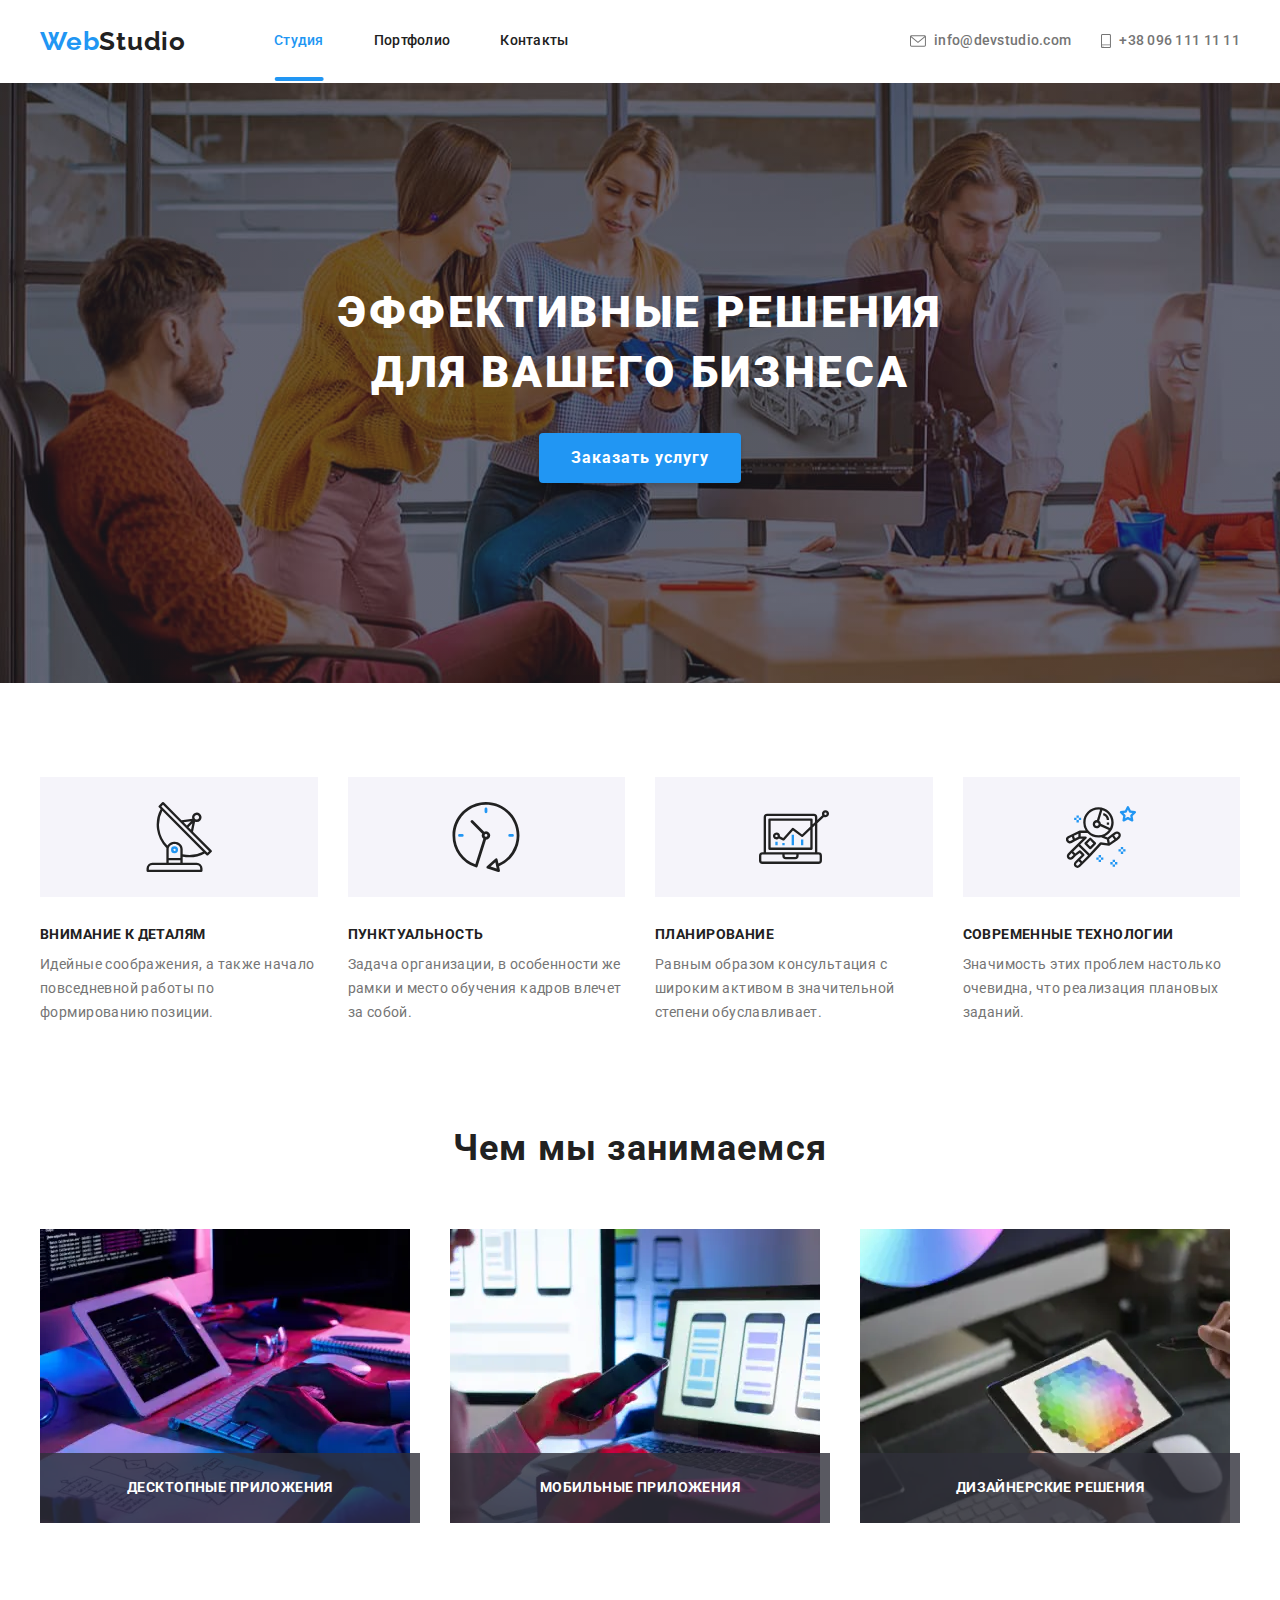
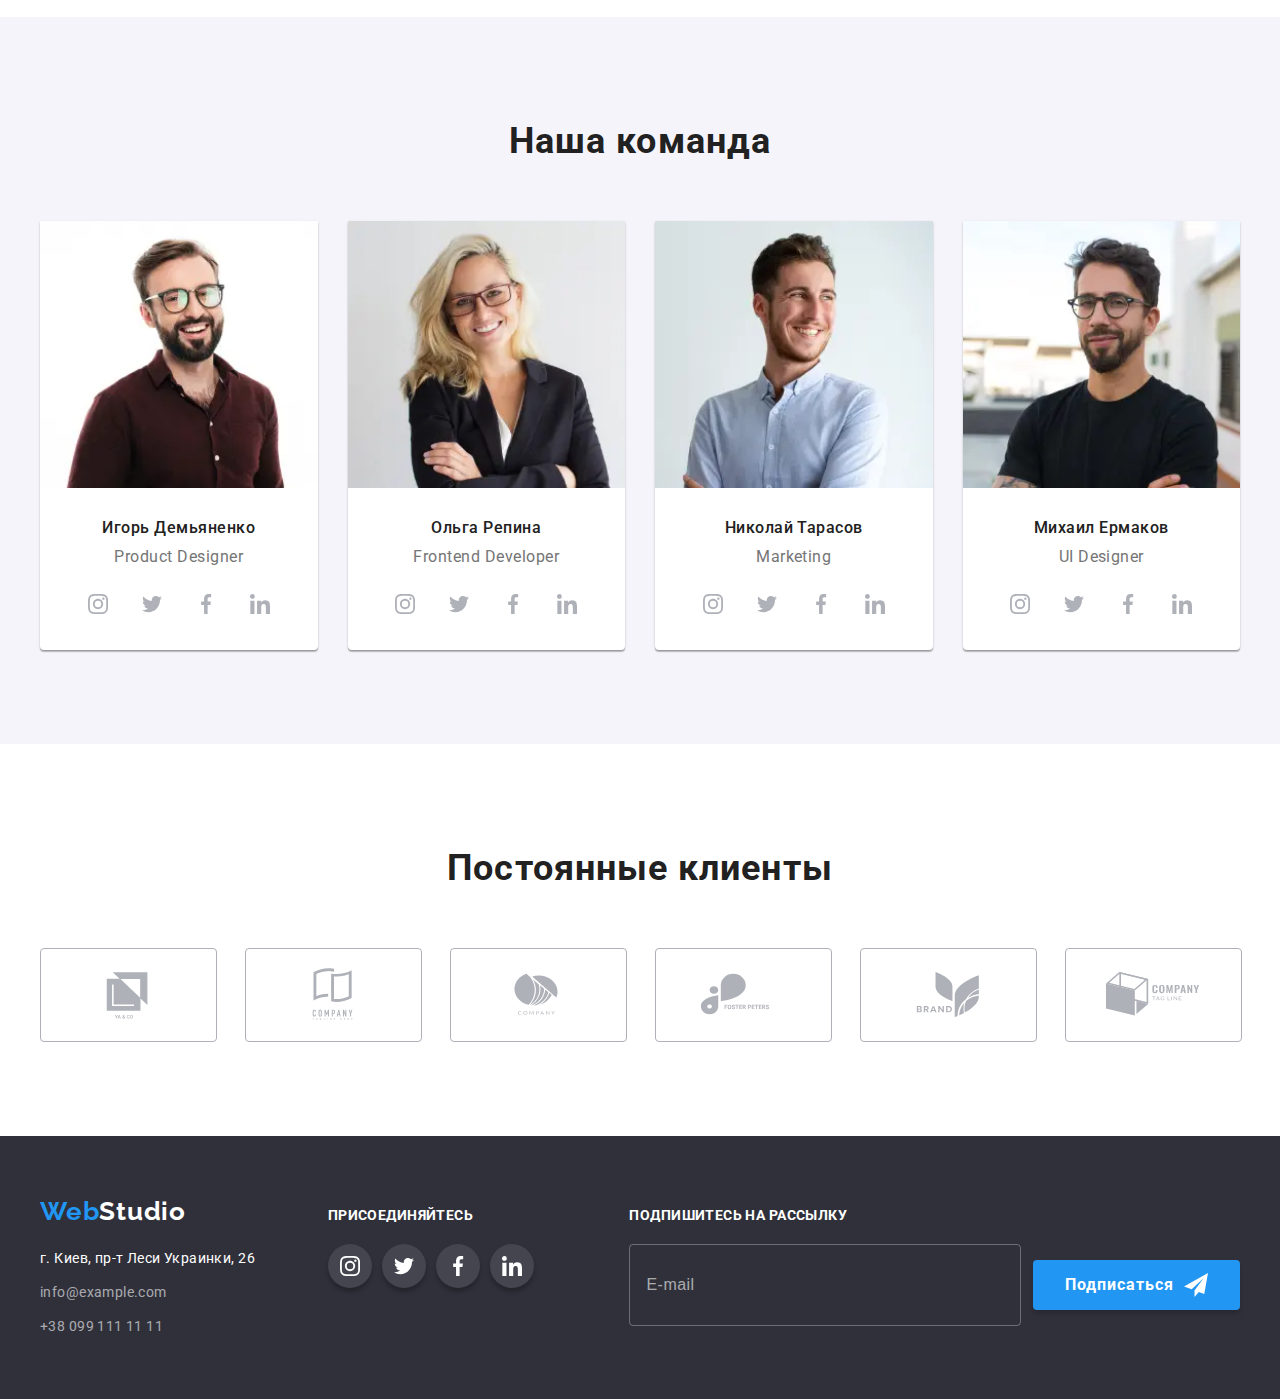
<file: index.html>
<!DOCTYPE html>
<html lang="ru">
  <head>
    <meta charset="UTF-8" />
    <meta http-equiv="X-UA-Compatible" content="IE=edge" />
    <meta name="viewport" content="width=device-width, initial-scale=1.0" />
    <title>Студия</title>
    <link rel="preconnect" href="https://fonts.googleapis.com" />
    <link rel="preconnect" href="https://fonts.gstatic.com" crossorigin />
    <link
      href="https://fonts.googleapis.com/css2?family=Raleway:wght@700&family=Roboto:wght@400;500;700;900&display=swap"
      rel="stylesheet"
    />
    <link
      rel="stylesheet"
      href="https://cdnjs.cloudflare.com/ajax/libs/modern-normalize/1.1.0/modern-normalize.min.css"
      integrity="sha512-wpPYUAdjBVSE4KJnH1VR1HeZfpl1ub8YT/NKx4PuQ5NmX2tKuGu6U/JRp5y+Y8XG2tV+wKQpNHVUX03MfMFn9Q=="
      crossorigin="anonymous"
      referrerpolicy="no-referrer"
    />
    <link rel="stylesheet" href="./css/main.min.css" />
  </head>
  <body>
    <header class="page-header page-header--no-border">
      <div class="container page-header__container">
        <a class="logo link" href="./index.html"
          >Web<span class="page-header__logo">Studio</span></a
        >
        <nav class="navigation">
          <ul class="menu list">
            <li class="menu__item">
              <a class="menu__link link menu__link--current" href="">Студия</a>
            </li>
            <li class="menu__item">
              <a class="menu__link link" href="./portfolio.html">Портфолио</a>
            </li>
            <li class="menu__item">
              <a class="menu__link link" href="">Контакты</a>
            </li>
          </ul>
        </nav>

        <button class="menu-mobile-btn" data-menu-open>
          <svg class="menu-mobile-btn__icon" width="40" height="40">
            <use href="images/sprite.svg#icon-burger"></use>
          </svg>
        </button>

        <div class="mobile-menu" data-menu>
          <div class="container mobile-container">
            <button class="menu-mobile-close-btn" data-menu-close>
              <svg class="menu-mobile-close-btn__icon" width="40" height="40">
                <use href="images/sprite.svg#icon-close"></use>
              </svg>
            </button>
            <nav class="mobile-nav">
              <ul class="mobile-menu__list list">
                <li class="mobile-menu__item">
                  <a
                    class="mobile-menu__link link mobile-menu__link--current"
                    href=""
                    >Студия</a
                  >
                </li>
                <li class="mobile-menu__item">
                  <a class="mobile-menu__link link" href="./portfolio.html"
                    >Портфолио</a
                  >
                </li>
                <li class="mobile-menu__item">
                  <a class="mobile-menu__link link" href="">Контакты</a>
                </li>
              </ul>
            </nav>

            <div class="mobile-menu__wrapper">
              <ul class="mobile-contacts list">
                <li class="mobile-contacts__item">
                  <a
                    class="mobile-contacts__phone-link link"
                    href="tel:+380961111111"
                  >
                    +38 096 111 11 11
                  </a>
                </li>
                <li class="mobile-contacts__item">
                  <a
                    class="mobile-contacts__mail-link link"
                    href="mailto:info@devstudio.com"
                  >
                    info@devstudio.com</a
                  >
                </li>
              </ul>
              <ul class="mobile-socials list">
                <li class="mobile-socials__item">
                  <a class="mobile-socials__link link" href="">Instagram</a>
                </li>
                <li class="mobile-socials__item">
                  <a class="mobile-socials__link link" href="">Twitter</a>
                </li>
                <li class="mobile-socials__item">
                  <a class="mobile-socials__link link" href="">Facebook</a>
                </li>
                <li class="mobile-socials__item">
                  <a class="mobile-socials__link link" href="">LinkedIn</a>
                </li>
              </ul>
            </div>
          </div>
        </div>

        <ul class="page-header__contacts list">
          <li class="page-header__contacts-item">
            <a
              class="page-header__contacts-link link"
              href="mailto:info@devstudio.com"
            >
              <svg class="page-header__contacts-icon" width="16" height="12">
                <use href="images/sprite.svg#icon-envelope"></use>
              </svg>
              info@devstudio.com</a
            >
          </li>
          <li class="page-header__contacts-item">
            <a class="page-header__contacts-link link" href="tel:+380961111111">
              <svg class="page-header__contacts-icon" width="10" height="16">
                <use href="images/sprite.svg#icon-smartphone"></use>
              </svg>
              +38 096 111 11 11
            </a>
          </li>
        </ul>
      </div>
    </header>
    <main>
      <!-- Секция Герой -->
      <section class="hero-page">
        <div class="hero-page__container">
          <h1 class="hero-page__title title">
            Эффективные решения для вашего бизнеса
          </h1>
          <button class="modal-btn" data-modal-open>Заказать услугу</button>
        </div>
      </section>
      <!-- О нас -->
      <section class="about-us section">
        <div class="container">
          <h2 class="title visually-hidden">О нас</h2>
          <ul class="about-us__list list">
            <li class="about-us__item item">
              <div class="about-us__icon-container">
                <svg class="about-us__icon" width="70" height="70">
                  <use href="./images/sprite.svg#icon-antenna"></use>
                </svg>
              </div>
              <h3 class="about-us__suptitle subtitile">Внимание к деталям</h3>
              <p class="about-us__section-description">
                Идейные соображения, а также начало повседневной работы по
                формированию позиции.
              </p>
            </li>
            <li class="about-us__item item">
              <div class="about-us__icon-container">
                <svg class="about-us__icon" width="70" height="70">
                  <use href="./images/sprite.svg#icon-clock"></use>
                </svg>
              </div>
              <h3 class="about-us__suptitle subtitile">Пунктуальность</h3>
              <p class="about-us__section-description">
                Задача организации, в особенности же рамки и место обучения
                кадров влечет за собой.
              </p>
            </li>
            <li class="about-us__item item">
              <div class="about-us__icon-container">
                <svg class="about-us__icon" width="70" height="70">
                  <use href="./images/sprite.svg#icon-diagram"></use>
                </svg>
              </div>
              <h3 class="about-us__suptitle subtitile">Планирование</h3>
              <p class="about-us__section-description">
                Равным образом консультация с широким активом в значительной
                степени обуславливает.
              </p>
            </li>
            <li class="about-us__item item">
              <div class="about-us__icon-container">
                <svg class="about-us__icon" width="70" height="70">
                  <use href="./images/sprite.svg#icon-astronaut"></use>
                </svg>
              </div>
              <h3 class="about-us__suptitle subtitile">
                Современные технологии
              </h3>
              <p class="about-us__section-description">
                Значимость этих проблем настолько очевидна, что реализация
                плановых заданий.
              </p>
            </li>
          </ul>
        </div>
      </section>
      <!-- Чем мы занимаемся -->
      <section class="services section">
        <div class="container">
          <h2 class="title">Чем мы занимаемся</h2>
          <ul class="services__list list">
            <li class="services__item item">
              <picture class="services__image">
                <source
                  srcset="
                    ./images/services/box-1-desk.webp 1x,
                    ./images/services/box-1-desk@2x.webp 2x
                  "
                  media="(min-width: 1200px)"
                  type="image/webp"
                />
                <source
                  srcset="
                    ./images/services/box-1-desk.jpg 1x,
                    ./images/services/box-1-desk.jpg 2x
                  "
                  media="(min-width: 1200px)"
                />
                <img
                  src="./images/services/box-1.jpg"
                  alt="Картинка 1"
                  width="370"
                />
              </picture>
              <h3 class="services__suptitile">Десктопные приложения</h3>
            </li>
            <li class="services__item item">
              <picture class="services__image">
                <source
                  srcset="
                    ./images/services/box-2-desk.webp 1x,
                    ./images/services/box-2-desk@2x.webp 2x
                  "
                  media="(min-width: 1200px)"
                  type="image/webp"
                />
                <source
                  srcset="
                    ./images/services/box-2-desk.jpg 1x,
                    ./images/services/box-2-desk.jpg 2x
                  "
                  media="(min-width: 1200px)"
                />
                <img
                  src="./images/services/box-2.jpg"
                  alt="Картинка 2"
                  width="370"
                />
              </picture>

              <h3 class="services__suptitile">Мобильные приложения</h3>
            </li>
            <li class="services__item item">
              <picture class="services__image">
                <source
                  srcset="
                    ./images/services/box-3-desk.webp 1x,
                    ./images/services/box-3-desk@2x.webp 2x
                  "
                  media="(min-width: 1200px)"
                  type="image/webp"
                />
                <source
                  srcset="
                    ./images/services/box-3-desk.jpg 1x,
                    ./images/services/box-3-desk.jpg 2x
                  "
                  media="(min-width: 1200px)"
                />
                <img
                  src="./images/services/box-3.jpg"
                  alt="Картинка 3"
                  width="370"
                />
              </picture>

              <h3 class="services__suptitile">Дизайнерские решения</h3>
            </li>
          </ul>
        </div>
      </section>
      <!-- Наша команда -->
      <section class="team section">
        <div class="container">
          <h2 class="title">Наша команда</h2>
          <ul class="team__list list">
            <li class="team__item item">
              <picture class="team__image">
                <source
                  srcset="
                    ./images/our-team/member-1-desk.webp    1x,
                    ./images/our-team/member-1-desk@2x.webp 2x
                  "
                  media="(min-width: 1200px)"
                  type="image/webp"
                />
                <source
                  srcset="
                    ./images/our-team/member-1-desk.jpg    1x,
                    ./images/our-team/member-1-desk@2x.jpg 2x
                  "
                  media="(min-width: 1200px)"
                />

                <source
                  srcset="
                    ./images/our-team/member-1-tab.webp    1x,
                    ./images/our-team/member-1-tab@2x.webp 2x
                  "
                  media="(min-width: 768px)"
                  type="image/webp"
                />
                <source
                  srcset="
                    ./images/our-team/member-1-tab.jpg    1x,
                    ./images/our-team/member-1-tab@2x.jpg 2x
                  "
                  media="(min-width: 768px)"
                />
                <source
                  srcset="
                    ./images/our-team/member-1-mob.webp    1x,
                    ./images/our-team/member-1-mob@2x.webp 2x
                  "
                  media="(max-width: 767px)"
                  type="image/webp"
                />
                <source
                  srcset="
                    ./images/our-team/member-1-mob.jpg    1x,
                    ./images/our-team/member-1-mob@2x.jpg 2x
                  "
                  media="(max-width: 767px)"
                />
                <img
                  src="./images/our-team/member-1.jpg"
                  alt="Игорь Демьяненко"
                  width="270"
                />
              </picture>
              <div class="team__description-container">
                <h3 class="team__name subtitile">Игорь Демьяненко</h3>
                <p class="team__position">Product Designer</p>
                <ul class="social-links list">
                  <li class="social-links__item">
                    <a class="social-links__link link" href="">
                      <svg class="social-links__icon" width="20" height="20">
                        <use href="images/sprite.svg#icon-instagram"></use>
                      </svg>
                    </a>
                  </li>
                  <li class="social-links__item">
                    <a class="social-links__link link" href="">
                      <svg class="social-links__icon" width="20" height="20">
                        <use href="images/sprite.svg#icon-twitter"></use>
                      </svg>
                    </a>
                  </li>
                  <li class="social-links__item">
                    <a class="social-links__link link" href="">
                      <svg class="social-links__icon" width="20" height="20">
                        <use href="images/sprite.svg#icon-facebook"></use>
                      </svg>
                    </a>
                  </li>
                  <li class="social-links__item">
                    <a class="social-links__link link" href="">
                      <svg class="social-links__icon" width="20" height="20">
                        <use href="images/sprite.svg#icon-linkedin"></use>
                      </svg>
                    </a>
                  </li>
                </ul>
              </div>
            </li>
            <li class="team__item item">
              <picture class="team__image">
                <source
                  srcset="
                    ./images/our-team/member-2-desk.webp    1x,
                    ./images/our-team/member-2-desk@2x.webp 2x
                  "
                  media="(min-width: 1200px)"
                  type="image/webp"
                />
                <source
                  srcset="
                    ./images/our-team/member-2-desk.jpg    1x,
                    ./images/our-team/member-2-desk@2x.jpg 2x
                  "
                  media="(min-width: 1200px)"
                />
                <source
                  srcset="
                    ./images/our-team/member-2-tab.webp    1x,
                    ./images/our-team/member-2-tab@2x.webp 2x
                  "
                  media="(min-width: 768px)"
                  type="image/webp"
                />
                <source
                  srcset="
                    ./images/our-team/member-2-tab.jpg    1x,
                    ./images/our-team/member-2-tab@2x.jpg 2x
                  "
                  media="(min-width: 768px)"
                />
                <source
                  srcset="
                    ./images/our-team/member-2-mob.webp    1x,
                    ./images/our-team/member-2-mob@2x.webp 2x
                  "
                  media="(max-width: 767px)"
                  type="image/webp"
                />
                <source
                  srcset="
                    ./images/our-team/member-2-mob.jpg    1x,
                    ./images/our-team/member-2-mob@2x.jpg 2x
                  "
                  media="(max-width: 767px)"
                />
                <img
                  src="./images/our-team/member-2.jpg"
                  alt="Ольга Репина"
                  width="270"
                />
              </picture>
              <div class="team__description-container">
                <h3 class="team__name subtitile">Ольга Репина</h3>
                <p class="team__position">Frontend Developer</p>
                <ul class="social-links list">
                  <li class="social-links__item">
                    <a class="social-links__link link" href="">
                      <svg class="social-links__icon" width="20" height="20">
                        <use href="images/sprite.svg#icon-instagram"></use>
                      </svg>
                    </a>
                  </li>
                  <li class="social-links__item">
                    <a class="social-links__link link" href="">
                      <svg class="social-links__icon" width="20" height="20">
                        <use href="images/sprite.svg#icon-twitter"></use>
                      </svg>
                    </a>
                  </li>
                  <li class="social-links__item">
                    <a class="social-links__link link" href="">
                      <svg class="social-links__icon" width="20" height="20">
                        <use href="images/sprite.svg#icon-facebook"></use>
                      </svg>
                    </a>
                  </li>
                  <li class="social-links__item">
                    <a class="social-links__link link" href="">
                      <svg class="social-links__icon" width="20" height="20">
                        <use href="images/sprite.svg#icon-linkedin"></use>
                      </svg>
                    </a>
                  </li>
                </ul>
              </div>
            </li>
            <li class="team__item item">
              <picture class="team__image">
                <source
                  srcset="
                    ./images/our-team/member-3-desk.webp    1x,
                    ./images/our-team/member-3-desk@2x.webp 2x
                  "
                  media="(min-width: 1200px)"
                  type="image/webp"
                />
                <source
                  srcset="
                    ./images/our-team/member-3-desk.jpg    1x,
                    ./images/our-team/member-3-desk@2x.jpg 2x
                  "
                  media="(min-width: 1200px)"
                />

                <source
                  srcset="
                    ./images/our-team/member-3-tab.webp    1x,
                    ./images/our-team/member-3-tab@2x.webp 2x
                  "
                  media="(min-width: 768px)"
                  type="image/webp"
                />
                <source
                  srcset="
                    ./images/our-team/member-3-tab.jpg    1x,
                    ./images/our-team/member-3-tab@2x.jpg 2x
                  "
                  media="(min-width: 768px)"
                />

                <source
                  srcset="
                    ./images/our-team/member-3-mob.webp    1x,
                    ./images/our-team/member-3-mob@2x.webp 2x
                  "
                  media="(max-width: 767px)"
                  type="image/webp"
                />
                <source
                  srcset="
                    ./images/our-team/member-3-mob.jpg    1x,
                    ./images/our-team/member-3-mob@2x.jpg 2x
                  "
                  media="(max-width: 767px)"
                />
                <img
                  src="./images/our-team/member-3.jpg"
                  alt="Николай Тарасов"
                  width="270"
                />
              </picture>
              <div class="team__description-container">
                <h3 class="team__name subtitile">Николай Тарасов</h3>
                <p class="team__position">Marketing</p>
                <ul class="social-links list">
                  <li class="social-links__item">
                    <a class="social-links__link link" href="">
                      <svg class="social-links__icon" width="20" height="20">
                        <use href="images/sprite.svg#icon-instagram"></use>
                      </svg>
                    </a>
                  </li>
                  <li class="social-links__item">
                    <a class="social-links__link link" href="">
                      <svg class="social-links__icon" width="20" height="20">
                        <use href="images/sprite.svg#icon-twitter"></use>
                      </svg>
                    </a>
                  </li>
                  <li class="social-links__item">
                    <a class="social-links__link link" href="">
                      <svg class="social-links__icon" width="20" height="20">
                        <use href="images/sprite.svg#icon-facebook"></use>
                      </svg>
                    </a>
                  </li>
                  <li class="social-links__item">
                    <a class="social-links__link link" href="">
                      <svg class="social-links__icon" width="20" height="20">
                        <use href="images/sprite.svg#icon-linkedin"></use>
                      </svg>
                    </a>
                  </li>
                </ul>
              </div>
            </li>
            <li class="team__item item">
              <picture class="team__image">
                <source
                  srcset="
                    ./images/our-team/member-4-desk.webp    1x,
                    ./images/our-team/member-4-desk@2x.webp 2x
                  "
                  media="(min-width: 1200px)"
                  type="image/webp"
                />
                <source
                  srcset="
                    ./images/our-team/member-4-desk.jpg    1x,
                    ./images/our-team/member-4-desk@2x.jpg 2x
                  "
                  media="(min-width: 1200px)"
                />
                <source
                  srcset="
                    ./images/our-team/member-4-tab.webp    1x,
                    ./images/our-team/member-4-tab@2x.webp 2x
                  "
                  media="(min-width: 768px)"
                  type="image/webp"
                />
                <source
                  srcset="
                    ./images/our-team/member-4-tab.jpg    1x,
                    ./images/our-team/member-4-tab@2x.jpg 2x
                  "
                  media="(min-width: 768px)"
                />

                <source
                  srcset="
                    ./images/our-team/member-4-mob.webp    1x,
                    ./images/our-team/member-4-mob@2x.webp 2x
                  "
                  media="(max-width: 767px)"
                  type="image/webp"
                />
                <source
                  srcset="
                    ./images/our-team/member-4-mob.jpg    1x,
                    ./images/our-team/member-4-mob@2x.jpg 2x
                  "
                  media="(max-width: 767px)"
                />
                <img
                  src="./images/our-team/member-4.jpg"
                  alt="Михаил Ермаков"
                  width="270"
                />
              </picture>
              <div class="team__description-container">
                <h3 class="team__name subtitile">Михаил Ермаков</h3>
                <p class="team__position">UI Designer</p>
                <ul class="social-links list">
                  <li class="social-links__item">
                    <a class="social-links__link link" href="">
                      <svg class="social-links__icon" width="20" height="20">
                        <use href="images/sprite.svg#icon-instagram"></use>
                      </svg>
                    </a>
                  </li>
                  <li class="social-links__item">
                    <a class="social-links__link link" href="">
                      <svg class="social-links__icon" width="20" height="20">
                        <use href="images/sprite.svg#icon-twitter"></use>
                      </svg>
                    </a>
                  </li>
                  <li class="social-links__item">
                    <a class="social-links__link link" href="">
                      <svg class="social-links__icon" width="20" height="20">
                        <use href="images/sprite.svg#icon-facebook"></use>
                      </svg>
                    </a>
                  </li>
                  <li class="social-links__item">
                    <a class="social-links__link link" href="">
                      <svg class="social-links__icon" width="20" height="20">
                        <use href="images/sprite.svg#icon-linkedin"></use>
                      </svg>
                    </a>
                  </li>
                </ul>
              </div>
            </li>
          </ul>
        </div>
      </section>
      <!-- Постоянные клинеты -->
      <section class="clients section">
        <div class="container">
          <h2 class="title">Постоянные клиенты</h2>
          <ul class="clients__list list">
            <li class="clients__item item">
              <a class="clients__link link" href="">
                <svg class="clients__icon" width="106" height="60">
                  <use href="images/sprite.svg#icon-group-1"></use>
                </svg>
              </a>
            </li>
            <li class="clients__item item">
              <a class="clients__link link" href="">
                <svg class="clients__icon" width="106" height="60">
                  <use href="images/sprite.svg#icon-group-2"></use>
                </svg>
              </a>
            </li>
            <li class="clients__item item">
              <a class="clients__link link" href="">
                <svg class="clients__icon" width="106" height="60">
                  <use href="images/sprite.svg#icon-group-3"></use>
                </svg>
              </a>
            </li>
            <li class="clients__item item">
              <a class="clients__link link" href="">
                <svg class="clients__icon" width="106" height="60">
                  <use href="images/sprite.svg#icon-group-4"></use>
                </svg>
              </a>
            </li>
            <li class="clients__item item">
              <a class="clients__link link" href="">
                <svg class="clients__icon" width="106" height="60">
                  <use href="images/sprite.svg#icon-group-5"></use>
                </svg>
              </a>
            </li>
            <li class="clients__item item">
              <a class="clients__link link" href="">
                <svg class="clients__icon" width="106" height="60">
                  <use href="images/sprite.svg#icon-group-6"></use>
                </svg>
              </a>
            </li>
          </ul>
        </div>
      </section>
    </main>
    <!-- Футер -->
    <footer class="footer">
      <div class="footer__container container">
        <div class="footer-contacts">
          <a class="logo footer__logo link" href="./index.html"
            >Web<span class="footer__logo--color">Studio</span></a
          >
          <address>
            <ul class="footer-contacts__address-list list">
              <li class="footer-contacts__address-item">
                <a
                  class="footer-contacts__address-link link"
                  target="_blank"
                  rel="noopener noreferrer"
                  href="https://goo.gl/maps/KZXkS9zSgR6ZFsrs8"
                  >г. Киев, пр-т Леси Украинки, 26</a
                >
              </li>
              <li class="footer-contacts__address-item">
                <a
                  class="footer-contacts__contact-link link"
                  href="mailto:info@example.com"
                  >info@example.com</a
                >
              </li>
              <li class="footer-contacts__address-item">
                <a
                  class="footer-contacts__contact-link link"
                  href="tel:+380991111111"
                  >+38 099 111 11 11</a
                >
              </li>
            </ul>
          </address>
        </div>
        <div class="footer-socials">
          <p class="footer-socials__description">присоединяйтесь</p>
          <ul class="social-links footer__social-links list">
            <li class="social-links__item">
              <a class="social-links__link footer-socials__link link" href="">
                <svg
                  class="social-links__icon footer-socials__icon"
                  width="20"
                  height="20"
                >
                  <use href="images/sprite.svg#icon-instagram"></use>
                </svg>
              </a>
            </li>
            <li class="social-links__item">
              <a class="social-links__link footer-socials__link link" href="">
                <svg
                  class="social-links__icon footer-socials__icon"
                  width="20"
                  height="20"
                >
                  <use href="images/sprite.svg#icon-twitter"></use>
                </svg>
              </a>
            </li>
            <li class="social-links__item">
              <a class="social-links__link footer-socials__link link" href="">
                <svg
                  class="social-links__icon footer-socials__icon"
                  width="20"
                  height="20"
                >
                  <use href="images/sprite.svg#icon-facebook"></use>
                </svg>
              </a>
            </li>
            <li class="social-links__item">
              <a class="social-links__link footer-socials__link link" href="">
                <svg
                  class="social-links__icon footer-socials__icon"
                  width="20"
                  height="20"
                >
                  <use href="images/sprite.svg#icon-linkedin"></use>
                </svg>
              </a>
            </li>
          </ul>
        </div>
        <div class="footer-subscribe">
          <p class="footer-subscribe__description">Подпишитесь на рассылку</p>
          <form class="footer-subscribe__form">
            <input
              class="footer-subscribe__input"
              type="email"
              placeholder="E-mail"
              required
            />
            <button class="modal-btn footer-subscribe__btn" type="submit">
              Подписаться
              <svg class="footer-subscribe__icon" width="24" height="24">
                <use href="./images/sprite.svg#icon-send"></use>
              </svg>
            </button>
          </form>
        </div>
      </div>
    </footer>
    <!-- Modal -->
    <div class="backdrop is-hidden" data-modal>
      <div class="modal">
        <button type="button" class="modal-close-btn" data-modal-close>
          <svg class="modal-close-btn__icon" width="18" height="18">
            <use href="./images/sprite.svg#icon-close"></use>
          </svg>
        </button>
        <form class="form-contact">
          <b class="form-contact__info"
            >Оставьте свои данные, мы вам перезвоним</b
          >
          <label class="form-contact__label" for="form-contact__input-name">
            Имя
          </label>
          <div class="form-contact__wrapper">
            <input
              class="form-contact__input"
              id="form-contact__input-name"
              type="text"
              name="name-user"
              minlength="2"
              required
            />
            <svg class="form-contact__icon" width="18" height="18  ">
              <use href="./images/sprite.svg#icon-name"></use>
            </svg>
          </div>

          <label class="form-contact__label" for="form-contact__input-phone">
            Телефон
          </label>
          <div class="form-contact__wrapper">
            <input
              class="form-contact__input"
              id="form-contact__input-phone"
              type="tel"
              name="name-tel"
              required
            />
            <svg class="form-contact__icon" width="18" height="18">
              <use href="./images/sprite.svg#icon-phone"></use>
            </svg>
          </div>

          <label class="form-contact__label" for="form-contact__input-email">
            Почта
          </label>
          <div class="form-contact__wrapper">
            <input
              class="form-contact__input"
              id="form-contact__input-email"
              type="email"
              name="name-email"
              required
            />
            <svg class="form-contact__icon" width="18" height="18">
              <use href="./images/sprite.svg#icon-email"></use>
            </svg>
          </div>

          <label class="form-contact__label form-contact__label-textarea">
            Комментарий
            <textarea
              class="form-contact__message"
              name="user-comment"
              placeholder="Введите текст"
            ></textarea>
          </label>
          <div class="wrapper-checkbox">
            <input
              class="form-contact__input-checkbox visually-hidden"
              type="checkbox"
              name="form-contact__policy"
              id="form-contact__policy"
              required
            />
            <label
              class="form-contact__label-policy"
              for="form-contact__policy"
            >
              <span class="form-contact__icon-wrapper">
                <svg class="form-contact__icon-checkbox" width="16" height="15">
                  <use href="./images/sprite.svg#icon-checkbox"></use>
                </svg>
              </span>
              Соглашаюсь с рассылкой и принимаю &nbsp;
              <a class="form-contact__policy-link" href=""
                >Условия договора</a
              ></label
            >
          </div>
          <button class="modal-btn form-contact__submit" type="submit">
            Отправить
          </button>
        </form>
      </div>
    </div>
    <script src="./js/modal.js"></script>
    <script src="./js/menu.js"></script>
  </body>
</html>
</file>
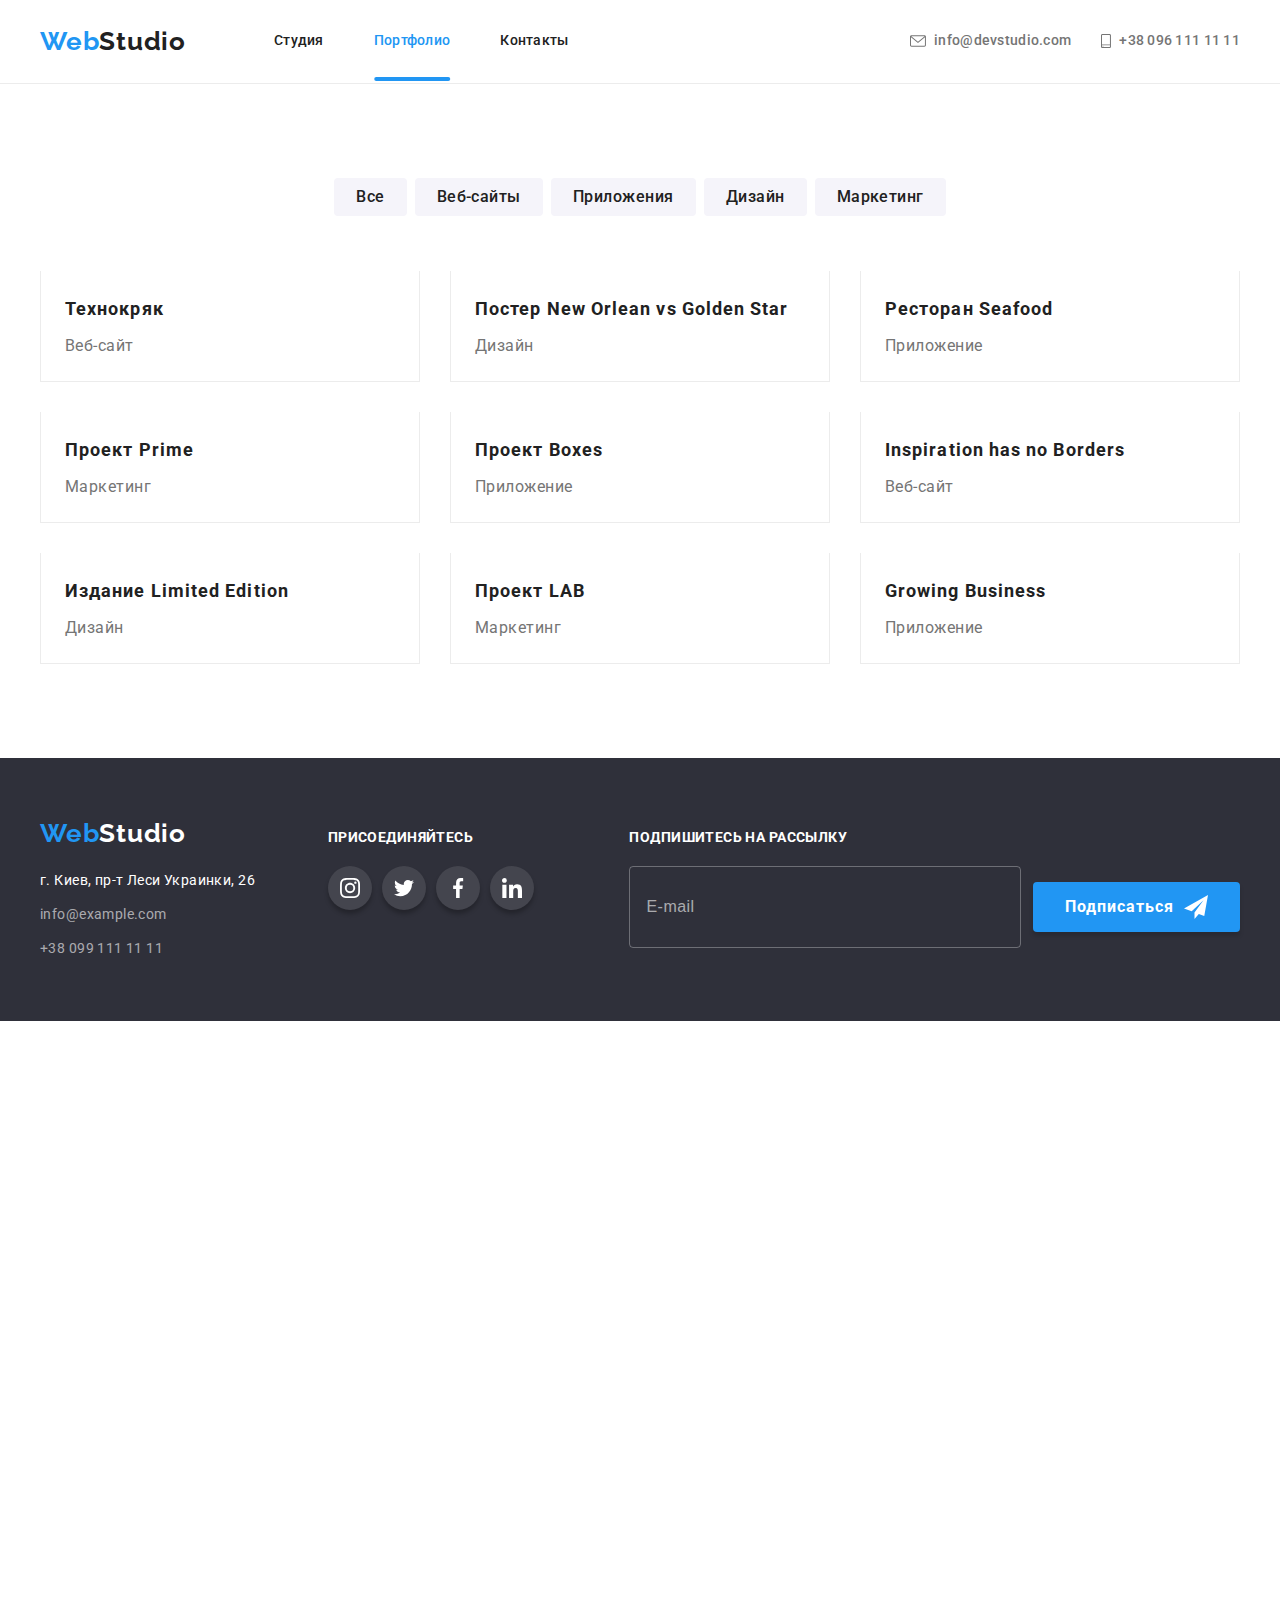
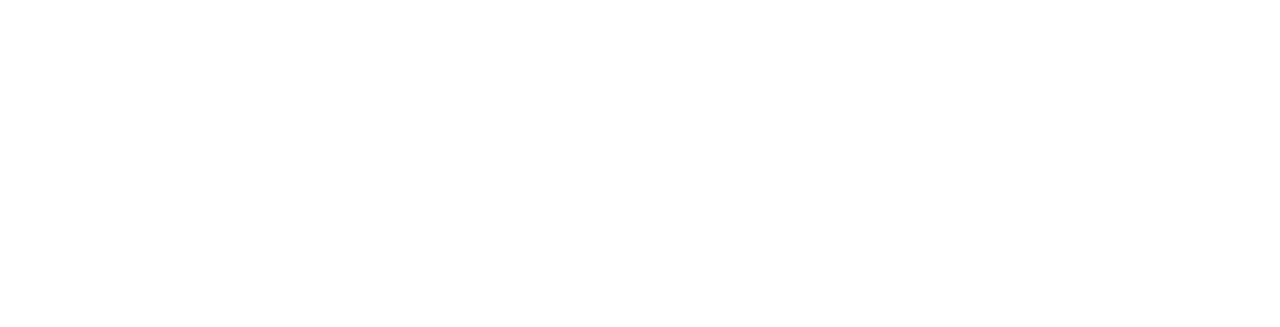
<file: portfolio.html>
<!DOCTYPE html>
<html lang="ru">
  <head>
    <meta charset="UTF-8" />
    <meta http-equiv="X-UA-Compatible" content="IE=edge" />
    <meta name="viewport" content="width=device-width, initial-scale=1.0" />
    <title>Портфолио</title>
    <link rel="preconnect" href="https://fonts.googleapis.com" />
    <link rel="preconnect" href="https://fonts.gstatic.com" crossorigin />
    <link
      href="https://fonts.googleapis.com/css2?family=Raleway:wght@700&family=Roboto:wght@400;500;700;900&display=swap"
      rel="stylesheet"
    />
    <link
      rel="stylesheet"
      href="https://cdnjs.cloudflare.com/ajax/libs/modern-normalize/1.1.0/modern-normalize.min.css"
      integrity="sha512-wpPYUAdjBVSE4KJnH1VR1HeZfpl1ub8YT/NKx4PuQ5NmX2tKuGu6U/JRp5y+Y8XG2tV+wKQpNHVUX03MfMFn9Q=="
      crossorigin="anonymous"
      referrerpolicy="no-referrer"
    />
    <link rel="stylesheet" href="./css/main.min.css" />
  </head>
  <body>
    <header class="page-header">
      <div class="container page-header__container">
        <a class="logo link" href="./index.html"
          >Web<span class="page-header__logo">Studio</span></a
        >
        <nav class="navigation">
          <ul class="menu list">
            <li class="menu__item">
              <a class="menu__link link" href="./index.html">Студия</a>
            </li>
            <li class="menu__item">
              <a
                class="menu__link link menu__link--current"
                href="./portfolio.html"
                >Портфолио</a
              >
            </li>
            <li class="menu__item">
              <a class="menu__link link" href="">Контакты</a>
            </li>
          </ul>
        </nav>

        <button class="menu-mobile-btn" data-menu-open>
          <svg class="menu-mobile-btn__icon" width="40" height="40">
            <use href="images/sprite.svg#icon-burger"></use>
          </svg>
        </button>

        <div class="mobile-menu" data-menu>
          <div class="container mobile-container">
            <button class="menu-mobile-close-btn" data-menu-close>
              <svg class="menu-mobile-close-btn__icon" width="40" height="40">
                <use href="images/sprite.svg#icon-close"></use>
              </svg>
            </button>
            <nav class="mobile-nav">
              <ul class="mobile-menu__list list">
                <li class="mobile-menu__item">
                  <a class="mobile-menu__link link" href="./index.html"
                    >Студия</a
                  >
                </li>
                <li class="mobile-menu__item">
                  <a
                    class="mobile-menu__link link mobile-menu__link--current"
                    href="./portfolio.html"
                    >Портфолио</a
                  >
                </li>
                <li class="mobile-menu__item">
                  <a class="mobile-menu__link link" href="">Контакты</a>
                </li>
              </ul>
            </nav>

            <div class="mobile-menu__wrapper">
              <ul class="mobile-contacts list">
                <li class="mobile-contacts__item">
                  <a
                    class="mobile-contacts__phone-link link"
                    href="tel:+380961111111"
                  >
                    +38 096 111 11 11
                  </a>
                </li>
                <li class="mobile-contacts__item">
                  <a
                    class="mobile-contacts__mail-link link"
                    href="mailto:info@devstudio.com"
                  >
                    info@devstudio.com</a
                  >
                </li>
              </ul>
              <ul class="mobile-socials list">
                <li class="mobile-socials__item">
                  <a class="mobile-socials__link link" href="">Instagram</a>
                </li>
                <li class="mobile-socials__item">
                  <a class="mobile-socials__link link" href="">Twitter</a>
                </li>
                <li class="mobile-socials__item">
                  <a class="mobile-socials__link link" href="">Facebook</a>
                </li>
                <li class="mobile-socials__item">
                  <a class="mobile-socials__link link" href="">LinkedIn</a>
                </li>
              </ul>
            </div>
          </div>
        </div>

        <ul class="page-header__contacts list">
          <li class="page-header__contacts-item">
            <a
              class="page-header__contacts-link link"
              href="mailto:info@devstudio.com"
            >
              <svg class="page-header__contacts-icon" width="16" height="12">
                <use href="images/sprite.svg#icon-envelope"></use>
              </svg>
              info@devstudio.com</a
            >
          </li>
          <li class="page-header__contacts-item">
            <a class="page-header__contacts-link link" href="tel:+380961111111">
              <svg class="page-header__contacts-icon" width="10" height="16">
                <use href="images/sprite.svg#icon-smartphone"></use>
              </svg>
              +38 096 111 11 11
            </a>
          </li>
        </ul>
      </div>
    </header>
    <main>
      <section class="portfolio-page section">
        <div class="container">
          <h1 class="visually-hidden">Примеры работ</h1>
          <ul class="portfolio-categ list">
            <li class="portfolio-categ__item">
              <button class="portfolio-categ__btn" type="button">Все</button>
            </li>
            <li class="portfolio-categ__item">
              <button class="portfolio-categ__btn" type="button">
                Веб-сайты
              </button>
            </li>
            <li class="portfolio-categ__item">
              <button class="portfolio-categ__btn" type="button">
                Приложения
              </button>
            </li>
            <li class="portfolio-categ__item">
              <button class="portfolio-categ__btn" type="button">Дизайн</button>
            </li>
            <li class="portfolio-categ__item">
              <button class="portfolio-categ__btn" type="button">
                Маркетинг
              </button>
            </li>
          </ul>

          <ul class="portfolio-ex list">
            <li class="portfolio-ex__item">
              <a class="portfolio-ex__link link" href="">
                <div class="portfolio-ex__wrapper-img">
                  <picture class="portfolio-ex__pic">
                    <source
                      srcset="
                        ./images/portfolio/img1-desk.webp    1x,
                        ./images/portfolio/img1-desk@2x.webp 2x
                      "
                      media="(min-width: 1200px)"
                      type="image/webp"
                    />
                    <source
                      srcset="
                        ./images/portfolio/img1-desk.jpg    1x,
                        ./images/portfolio/img1-desk@2x.jpg 2x
                      "
                      media="(min-width: 1200px)"
                    />

                    <source
                      srcset="
                        ./images/portfolio/img1-tab.webp    1x,
                        ./images/portfolio/img1-tab@2x.webp 2x
                      "
                      media="(min-width: 768px)"
                      type="image/webp"
                    />
                    <source
                      srcset="
                        ./images/portfolio/img1-tab.jpg    1x,
                        ./images/portfolio/img1-tab@2x.jpg 2x
                      "
                      media="(min-width: 768px)"
                    />

                    <source
                      srcset="
                        ./images/portfolio/img1-mob.webp    1x,
                        ./images/portfolio/img1-mob@2x.webp 2x
                      "
                      media="(max-width: 767px)"
                      type="image/webp"
                    />
                    <source
                      srcset="
                        ./images/portfolio/img1-mob.jpg    1x,
                        ./images/portfolio/img1-mob@2x.jpg 2x
                      "
                      media="(max-width: 767px)"
                    />

                    <img
                      class="portfolio-ex__img"
                      src="./images/portfolio/img1.jpg"
                      alt="Веб-сайт"
                      width="370"
                    />
                  </picture>
                  <p class="portfolio-ex__description">
                    Ресурс предлагает комплексные предложения с разным уровнем
                    функционала и сервисов. Все это позволит посетителю получить
                    исчерпывающие сведения о компании или частном лице.
                  </p>
                </div>
                <div class="portfolio-ex__wrapper-text">
                  <h2 class="portfolip-ex__suptitle">Технокряк</h2>
                  <p class="portfolio-ex__section-description">Веб-сайт</p>
                </div>
              </a>
            </li>
            <li class="portfolio-ex__item">
              <a class="portfolio-ex__link link" href="">
                <div class="portfolio-ex__wrapper-img">
                  <picture class="portfolio-ex__pic">
                    <source
                      srcset="
                        ./images/portfolio/img2-desk.webp    1x,
                        ./images/portfolio/img2-desk@2x.webp 2x
                      "
                      media="(min-width: 1200px)"
                      type="image/webp"
                    />
                    <source
                      srcset="
                        ./images/portfolio/img2-desk.jpg    1x,
                        ./images/portfolio/img2-desk@2x.jpg 2x
                      "
                      media="(min-width: 1200px)"
                    />

                    <source
                      srcset="
                        ./images/portfolio/img2-tab.webp    1x,
                        ./images/portfolio/img2-tab@2x.webp 2x
                      "
                      media="(min-width: 768px)"
                      type="image/webp"
                    />
                    <source
                      srcset="
                        ./images/portfolio/img2-tab.jpg    1x,
                        ./images/portfolio/img2-tab@2x.jpg 2x
                      "
                      media="(min-width: 768px)"
                    />

                    <source
                      srcset="
                        ./images/portfolio/img2-mob.webp    1x,
                        ./images/portfolio/img2-mob@2x.webp 2x
                      "
                      media="(max-width: 767px)"
                      type="image/webp"
                    />
                    <source
                      srcset="
                        ./images/portfolio/img2-mob.jpg    1x,
                        ./images/portfolio/img2-mob@2x.jpg 2x
                      "
                      media="(max-width: 767px)"
                    />

                    <img
                      class="portfolio-ex__img"
                      src="./images/portfolio/img2.jpg"
                      alt="Веб-сайт"
                      width="370"
                    />
                  </picture>
                  <p class="portfolio-ex__description">
                    Ресурс предлагает комплексные предложения с разным уровнем
                    функционала и сервисов. Все это позволит посетителю получить
                    исчерпывающие сведения о компании или частном лице.
                  </p>
                </div>
                <div class="portfolio-ex__wrapper-text">
                  <h2 class="portfolip-ex__suptitle">
                    Постер New Orlean vs Golden Star
                  </h2>
                  <p class="portfolio-ex__section-description">Дизайн</p>
                </div>
              </a>
            </li>
            <li class="portfolio-ex__item">
              <a class="portfolio-ex__link link" href="">
                <div class="portfolio-ex__wrapper-img">
                  <picture class="portfolio-ex__pic">
                    <source
                      srcset="
                        ./images/portfolio/img3-desk.webp    1x,
                        ./images/portfolio/img3-desk@2x.webp 2x
                      "
                      media="(min-width: 1200px)"
                      type="image/webp"
                    />
                    <source
                      srcset="
                        ./images/portfolio/img3-desk.jpg    1x,
                        ./images/portfolio/img3-desk@2x.jpg 2x
                      "
                      media="(min-width: 1200px)"
                    />

                    <source
                      srcset="
                        ./images/portfolio/img3-tab.webp    1x,
                        ./images/portfolio/img3-tab@2x.webp 2x
                      "
                      media="(min-width: 768px)"
                      type="image/webp"
                    />
                    <source
                      srcset="
                        ./images/portfolio/img3-tab.jpg    1x,
                        ./images/portfolio/img3-tab@2x.jpg 2x
                      "
                      media="(min-width: 768px)"
                    />

                    <source
                      srcset="
                        ./images/portfolio/img3-mob.webp    1x,
                        ./images/portfolio/img3-mob@2x.webp 2x
                      "
                      media="(max-width: 767px)"
                      type="image/webp"
                    />
                    <source
                      srcset="
                        ./images/portfolio/img3-mob.jpg    1x,
                        ./images/portfolio/img3-mob@2x.jpg 2x
                      "
                      media="(max-width: 767px)"
                    />

                    <img
                      class="portfolio-ex__img"
                      src="./images/portfolio/img3.jpg"
                      alt="Веб-сайт"
                      width="370"
                    />
                  </picture>
                    <p class="portfolio-ex__description">
                      Ресурс предлагает комплексные предложения с разным уровнем
                      функционала и сервисов. Все это позволит посетителю получить
                      исчерпывающие сведения о компании или частном лице.
                    </p>
                </div>
                <div class="portfolio-ex__wrapper-text">
                  <h2 class="portfolip-ex__suptitle">Ресторан Seafood</h2>
                  <p class="portfolio-ex__section-description">Приложение</p>
                </div>
              </a>
            </li>
            <li class="portfolio-ex__item">
              <a class="portfolio-ex__link link" href="">
                <div class="portfolio-ex__wrapper-img">
                  <picture class="portfolio-ex__pic">
                    <source
                      srcset="
                        ./images/portfolio/img4-desk.webp    1x,
                        ./images/portfolio/img4-desk@2x.webp 2x
                      "
                      media="(min-width: 1200px)"
                      type="image/webp"
                    />
                    <source
                      srcset="
                        ./images/portfolio/img4-desk.jpg    1x,
                        ./images/portfolio/img4-desk@2x.jpg 2x
                      "
                      media="(min-width: 1200px)"
                    />

                    <source
                      srcset="
                        ./images/portfolio/img4-tab.webp    1x,
                        ./images/portfolio/img4-tab@2x.webp 2x
                      "
                      media="(min-width: 768px)"
                      type="image/webp"
                    />
                    <source
                      srcset="
                        ./images/portfolio/img4-tab.jpg    1x,
                        ./images/portfolio/img4-tab@2x.jpg 2x
                      "
                      media="(min-width: 768px)"
                    />

                    <source
                      srcset="
                        ./images/portfolio/img4-mob.webp    1x,
                        ./images/portfolio/img4-mob@2x.webp 2x
                      "
                      media="(max-width: 767px)"
                      type="image/webp"
                    />
                    <source
                      srcset="
                        ./images/portfolio/img4-mob.jpg    1x,
                        ./images/portfolio/img4-mob@2x.jpg 2x
                      "
                      media="(max-width: 767px)"
                    />

                    <img
                      class="portfolio-ex__img"
                      src="./images/portfolio/img4.jpg"
                      alt="Веб-сайт"
                      width="370"
                    />
                  </picture>
                  <p class="portfolio-ex__description">
                    Ресурс предлагает комплексные предложения с разным уровнем
                    функционала и сервисов. Все это позволит посетителю получить
                    исчерпывающие сведения о компании или частном лице.
                  </p>
                </div>
                <div class="portfolio-ex__wrapper-text">
                  <h2 class="portfolip-ex__suptitle">Проект Prime</h2>
                  <p class="portfolio-ex__section-description">Маркетинг</p>
                </div>
              </a>
            </li>
            <li class="portfolio-ex__item">
              <a class="portfolio-ex__link link" href="">
                <div class="portfolio-ex__wrapper-img">
                  <picture class="portfolio-ex__pic">
                    <source
                      srcset="
                        ./images/portfolio/img5-desk.webp    1x,
                        ./images/portfolio/img5-desk@2x.webp 2x
                      "
                      media="(min-width: 1200px)"
                      type="image/webp"
                    />
                    <source
                      srcset="
                        ./images/portfolio/img5-desk.jpg    1x,
                        ./images/portfolio/img5-desk@2x.jpg 2x
                      "
                      media="(min-width: 1200px)"
                    />

                    <source
                      srcset="
                        ./images/portfolio/img5-tab.webp    1x,
                        ./images/portfolio/img5-tab@2x.webp 2x
                      "
                      media="(min-width: 768px)"
                      type="image/webp"
                    />
                    <source
                      srcset="
                        ./images/portfolio/img5-tab.jpg    1x,
                        ./images/portfolio/img5-tab@2x.jpg 2x
                      "
                      media="(min-width: 768px)"
                    />

                    <source
                      srcset="
                        ./images/portfolio/img5-mob.webp    1x,
                        ./images/portfolio/img5-mob@2x.webp 2x
                      "
                      media="(max-width: 767px)"
                      type="image/webp"
                    />
                    <source
                      srcset="
                        ./images/portfolio/img5-mob.jpg    1x,
                        ./images/portfolio/img5-mob@2x.jpg 2x
                      "
                      media="(max-width: 767px)"
                    />

                    <img
                      class="portfolio-ex__img"
                      src="./images/portfolio/img5.jpg"
                      alt="Веб-сайт"
                      width="370"
                    />
                  </picture>
                  <p class="portfolio-ex__description">
                    Ресурс предлагает комплексные предложения с разным уровнем
                    функционала и сервисов. Все это позволит посетителю получить
                    исчерпывающие сведения о компании или частном лице.
                  </p>
                </div>
                <div class="portfolio-ex__wrapper-text">
                  <h2 class="portfolip-ex__suptitle">Проект Boxes</h2>
                  <p class="portfolio-ex__section-description">Приложение</p>
                </div>
              </a>
            </li>
            <li class="portfolio-ex__item">
              <a class="portfolio-ex__link link" href="">
                <div class="portfolio-ex__wrapper-img">
                  <picture class="portfolio-ex__pic">
                    <source
                      srcset="
                        ./images/portfolio/img6-desk.webp    1x,
                        ./images/portfolio/img6-desk@2x.webp 2x
                      "
                      media="(min-width: 1200px)"
                      type="image/webp"
                    />
                    <source
                      srcset="
                        ./images/portfolio/img6-desk.jpg    1x,
                        ./images/portfolio/img6-desk@2x.jpg 2x
                      "
                      media="(min-width: 1200px)"
                    />

                    <source
                      srcset="
                        ./images/portfolio/img6-tab.webp    1x,
                        ./images/portfolio/img6-tab@2x.webp 2x
                      "
                      media="(min-width: 768px)"
                      type="image/webp"
                    />
                    <source
                      srcset="
                        ./images/portfolio/img6-tab.jpg    1x,
                        ./images/portfolio/img6-tab@2x.jpg 2x
                      "
                      media="(min-width: 768px)"
                    />

                    <source
                      srcset="
                        ./images/portfolio/img6-mob.webp    1x,
                        ./images/portfolio/img6-mob@2x.webp 2x
                      "
                      media="(max-width: 767px)"
                      type="image/webp"
                    />
                    <source
                      srcset="
                        ./images/portfolio/img6-mob.jpg    1x,
                        ./images/portfolio/img6-mob@2x.jpg 2x
                      "
                      media="(max-width: 767px)"
                    />

                    <img
                      class="portfolio-ex__img"
                      src="./images/portfolio/img6.jpg"
                      alt="Веб-сайт"
                      width="370"
                    />
                  </picture>
                  <p class="portfolio-ex__description">
                    Ресурс предлагает комплексные предложения с разным уровнем
                    функционала и сервисов. Все это позволит посетителю получить
                    исчерпывающие сведения о компании или частном лице.
                  </p>
                </div>
                <div class="portfolio-ex__wrapper-text">
                  <h2 class="portfolip-ex__suptitle">
                    Inspiration has no Borders
                  </h2>
                  <p class="portfolio-ex__section-description">Веб-сайт</p>
                </div>
              </a>
            </li>
            <li class="portfolio-ex__item">
              <a class="portfolio-ex__link link" href="">
                <div class="portfolio-ex__wrapper-img">
                  <picture class="portfolio-ex__pic">
                    <source
                      srcset="
                        ./images/portfolio/img7-desk.webp    1x,
                        ./images/portfolio/img7-desk@2x.webp 2x
                      "
                      media="(min-width: 1200px)"
                      type="image/webp"
                    />
                    <source
                      srcset="
                        ./images/portfolio/img7-desk.jpg    1x,
                        ./images/portfolio/img7-desk@2x.jpg 2x
                      "
                      media="(min-width: 1200px)"
                    />

                    <source
                      srcset="
                        ./images/portfolio/img7-tab.webp    1x,
                        ./images/portfolio/img7-tab@2x.webp 2x
                      "
                      media="(min-width: 768px)"
                      type="image/webp"
                    />
                    <source
                      srcset="
                        ./images/portfolio/img7-tab.jpg    1x,
                        ./images/portfolio/img7-tab@2x.jpg 2x
                      "
                      media="(min-width: 768px)"
                    />

                    <source
                      srcset="
                        ./images/portfolio/img7-mob.webp    1x,
                        ./images/portfolio/img7-mob@2x.webp 2x
                      "
                      media="(max-width: 767px)"
                      type="image/webp"
                    />
                    <source
                      srcset="
                        ./images/portfolio/img7-mob.jpg    1x,
                        ./images/portfolio/img7-mob@2x.jpg 2x
                      "
                      media="(max-width: 767px)"
                    />

                    <img
                      class="portfolio-ex__img"
                      src="./images/portfolio/img7.jpg"
                      alt="Веб-сайт"
                      width="370"
                    />
                  </picture>
                  <p class="portfolio-ex__description">
                    Ресурс предлагает комплексные предложения с разным уровнем
                    функционала и сервисов. Все это позволит посетителю получить
                    исчерпывающие сведения о компании или частном лице.
                  </p>
                </div>
                <div class="portfolio-ex__wrapper-text">
                  <h2 class="portfolip-ex__suptitle">
                    Издание Limited Edition
                  </h2>
                  <p class="portfolio-ex__section-description">Дизайн</p>
                </div>
              </a>
            </li>
            <li class="portfolio-ex__item">
              <a class="portfolio-ex__link link" class="link" href="">
                <div class="portfolio-ex__wrapper-img">
                  <picture class="portfolio-ex__pic">
                    <source
                      srcset="
                        ./images/portfolio/img8-desk.webp    1x,
                        ./images/portfolio/img8-desk@2x.webp 2x
                      "
                      media="(min-width: 1200px)"
                      type="image/webp"
                    />
                    <source
                      srcset="
                        ./images/portfolio/img8-desk.jpg    1x,
                        ./images/portfolio/img8-desk@2x.jpg 2x
                      "
                      media="(min-width: 1200px)"
                    />

                    <source
                      srcset="
                        ./images/portfolio/img8-tab.webp    1x,
                        ./images/portfolio/img8-tab@2x.webp 2x
                      "
                      media="(min-width: 768px)"
                      type="image/webp"
                    />
                    <source
                      srcset="
                        ./images/portfolio/img8-tab.jpg    1x,
                        ./images/portfolio/img8-tab@2x.jpg 2x
                      "
                      media="(min-width: 768px)"
                    />

                    <source
                      srcset="
                        ./images/portfolio/img8-mob.webp    1x,
                        ./images/portfolio/img8-mob@2x.webp 2x
                      "
                      media="(max-width: 767px)"
                      type="image/webp"
                    />
                    <source
                      srcset="
                        ./images/portfolio/img8-mob.jpg    1x,
                        ./images/portfolio/img8-mob@2x.jpg 2x
                      "
                      media="(max-width: 767px)"
                    />

                    <img
                      class="portfolio-ex__img"
                      src="./images/portfolio/img8.jpg"
                      alt="Веб-сайт"
                      width="370"
                    />
                  </picture>
                  <p class="portfolio-ex__description">
                    Ресурс предлагает комплексные предложения с разным уровнем
                    функционала и сервисов. Все это позволит посетителю получить
                    исчерпывающие сведения о компании или частном лице.
                  </p>
                </div>
                <div class="portfolio-ex__wrapper-text">
                  <h2 class="portfolip-ex__suptitle">Проект LAB</h2>
                  <p class="portfolio-ex__section-description">Маркетинг</p>
                </div>
              </a>
            </li>
            <li class="portfolio-ex__item">
              <a class="portfolio-ex__link link" href="">
                <div class="portfolio-ex__wrapper-img">
                  <picture class="portfolio-ex__pic">
                    <source
                      srcset="
                        ./images/portfolio/img9-desk.webp    1x,
                        ./images/portfolio/img9-desk@2x.webp 2x
                      "
                      media="(min-width: 1200px)"
                      type="image/webp"
                    />
                    <source
                      srcset="
                        ./images/portfolio/img9-desk.jpg    1x,
                        ./images/portfolio/img9-desk@2x.jpg 2x
                      "
                      media="(min-width: 1200px)"
                    />

                    <source
                      srcset="
                        ./images/portfolio/img9-tab.webp    1x,
                        ./images/portfolio/img9-tab@2x.webp 2x
                      "
                      media="(min-width: 768px)"
                      type="image/webp"
                    />
                    <source
                      srcset="
                        ./images/portfolio/img9-tab.jpg    1x,
                        ./images/portfolio/img9-tab@2x.jpg 2x
                      "
                      media="(min-width: 768px)"
                    />

                    <source
                      srcset="
                        ./images/portfolio/img9-mob.webp    1x,
                        ./images/portfolio/img9-mob@2x.webp 2x
                      "
                      media="(max-width: 767px)"
                      type="image/webp"
                    />
                    <source
                      srcset="
                        ./images/portfolio/img9-mob.jpg    1x,
                        ./images/portfolio/img9-mob@2x.jpg 2x
                      "
                      media="(max-width: 767px)"
                    />

                    <img
                      class="portfolio-ex__img"
                      src="./images/portfolio/img9.jpg"
                      alt="Веб-сайт"
                      width="370"
                    />
                  </picture>
                  <p class="portfolio-ex__description">
                    Ресурс предлагает комплексные предложения с разным уровнем
                    функционала и сервисов. Все это позволит посетителю получить
                    исчерпывающие сведения о компании или частном лице.
                  </p>
                </div>
                <div class="portfolio-ex__wrapper-text">
                  <h2 class="portfolip-ex__suptitle">Growing Business</h2>
                  <p class="portfolio-ex__section-description">Приложение</p>
                </div>
              </a>
            </li>
          </ul>
        </div>
      </section>
    </main>

    <footer class="footer">
      <div class="footer__container container">
        <div class="footer-contacts">
          <a class="logo footer__logo link" href="./index.html"
            >Web<span class="footer__logo--color">Studio</span></a
          >
          <address>
            <ul class="footer-contacts__address-list list">
              <li class="footer-contacts__address-item">
                <a
                  class="footer-contacts__address-link link"
                  target="_blank"
                  rel="noopener noreferrer"
                  href="https://goo.gl/maps/KZXkS9zSgR6ZFsrs8"
                  >г. Киев, пр-т Леси Украинки, 26</a
                >
              </li>
              <li class="footer-contacts__address-item">
                <a
                  class="footer-contacts__contact-link link"
                  href="mailto:info@example.com"
                  >info@example.com</a
                >
              </li>
              <li class="footer-contacts__address-item">
                <a
                  class="footer-contacts__contact-link link"
                  href="tel:+380991111111"
                  >+38 099 111 11 11</a
                >
              </li>
            </ul>
          </address>
        </div>
        <div class="footer-socials">
          <p class="footer-socials__description">присоединяйтесь</p>
          <ul class="social-links footer__social-links list">
            <li class="social-links__item">
              <a class="social-links__link footer-socials__link link" href="">
                <svg
                  class="social-links__icon footer-socials__icon"
                  width="20"
                  height="20"
                >
                  <use href="images/sprite.svg#icon-instagram"></use>
                </svg>
              </a>
            </li>
            <li class="social-links__item">
              <a class="social-links__link footer-socials__link link" href="">
                <svg
                  class="social-links__icon footer-socials__icon"
                  width="20"
                  height="20"
                >
                  <use href="images/sprite.svg#icon-twitter"></use>
                </svg>
              </a>
            </li>
            <li class="social-links__item">
              <a class="social-links__link footer-socials__link link" href="">
                <svg
                  class="social-links__icon footer-socials__icon"
                  width="20"
                  height="20"
                >
                  <use href="images/sprite.svg#icon-facebook"></use>
                </svg>
              </a>
            </li>
            <li class="social-links__item">
              <a class="social-links__link footer-socials__link link" href="">
                <svg
                  class="social-links__icon footer-socials__icon"
                  width="20"
                  height="20"
                >
                  <use href="images/sprite.svg#icon-linkedin"></use>
                </svg>
              </a>
            </li>
          </ul>
        </div>
        <div class="footer-subscribe">
          <p class="footer-subscribe__description">Подпишитесь на рассылку</p>
          <form class="footer-subscribe__form">
            <input
              class="footer-subscribe__input"
              type="email"
              placeholder="E-mail"
              required
            />
            <button class="modal-btn footer-subscribe__btn" type="submit">
              Подписаться
              <svg class="footer-subscribe__icon" width="24" height="24">
                <use href="./images/sprite.svg#icon-send"></use>
              </svg>
            </button>
          </form>
        </div>
      </div>
    </footer>
  </body>
  <script src="./js/menu.js"></script>
</html>
</file>
<file: css/main.min.css>
:root{--primary-font-family: "Roboto", sans-serif;--secondary-font-family: "Raleway", sans-serif;--primary-text-color-theme-light: #212121;--secondary-text-color-theme-light: #757575;--primary-text-color-theme-dark: #ffffff;--accent-color: #2196f3;--hero-background: #2f303a;--theme-light-background: #ffffff;--theme-dark-background: #f5f4fa;--border: #ececec;--icon-social: #afb1b8}.visually-hidden{position:absolute;width:1px;height:1px;margin:-1px;border:0;padding:0;white-space:nowrap;clip-path:inset(100%);clip:rect(0 0 0 0);overflow:hidden}.footer-socials__description,.footer-subscribe__description{margin-bottom:20px;font-weight:700;font-size:14px;line-height:1.14;letter-spacing:0.03em;text-transform:uppercase;color:var(--primary-text-color-theme-dark)}h1,h2,h3,h4,h5,h6,p{margin-top:0;margin-bottom:0}ul,ol{margin-top:0;margin-bottom:0;padding-left:0}img{display:block}body{margin:0;font-family:var(--primary-font-family)}.link{text-decoration:none}.list{list-style:none}button{border:0}input{padding:0;margin:0}address{font-style:normal}.container{width:100%;padding-left:15px;padding-right:15px;margin-left:auto;margin-right:auto}@media screen and (min-width: 480px){.container{width:480px}}@media screen and (min-width: 768px){.container{width:768px}}@media screen and (min-width: 1200px){.container{width:1200px}}.section{padding-top:60px;padding-bottom:60px}@media screen and (min-width: 1200px){.section{padding-top:94px;padding-bottom:94px}}.menu-mobile-btn__icon{transition:fill 250ms cubic-bezier(0.4, 0, 0.2, 1)}.menu-mobile-btn__icon:hover,.menu-mobile-btn__icon:focus{fill:var(--accent-color)}.mobile-menu{position:fixed;z-index:99;top:0;left:0;width:100%;height:100%;overflow:hidden;opacity:0;pointer-events:none;background:var(--theme-light-background)}.mobile-menu.is-open{overflow:auto;opacity:1;pointer-events:all}.mobile-container{height:100%;position:relative;display:flex;flex-direction:column;justify-content:space-between;padding-top:48px;padding-bottom:48px;padding-left:25px}.menu-mobile-close-btn{position:absolute;top:10px;right:15px;background:transparent;border:none;line-height:0;padding:0;transition:fill 250ms cubic-bezier(0.4, 0, 0.2, 1)}.menu-mobile-close-btn :hover{fill:var(--accent-color)}.menu-mobile-close-btn :focus{fill:var(--accent-color)}.mobile-menu__item:not(:last-child){margin-bottom:32px}.mobile-menu__link{position:relative;display:block;font-weight:500;font-size:40px;line-height:1.17;letter-spacing:0.02em;color:var(--primary-text-color-theme-light);transition:color 250ms cubic-bezier(0.4, 0, 0.2, 1)}.mobile-menu__link:hover,.mobile-menu__link:focus{color:var(--accent-color)}.mobile-menu__link--current{color:var(--accent-color)}.mobile-contacts{margin-bottom:64px}.mobile-contacts__item:not(:last-child){margin-bottom:32px}.mobile-contacts__link{display:flex;align-items:center;padding-top:32px;padding-bottom:32px;font-weight:500;font-size:14px;line-height:1.14;letter-spacing:0.02em;color:var(--secondary-text-color-theme-light);transition:color 250ms cubic-bezier(0.4, 0, 0.2, 1)}.mobile-contacts__link:hover,.mobile-contacts__link:focus{color:var(--accent-color)}.mobile-contacts__phone-link{font-weight:500;font-size:34px;line-height:1.17;letter-spacing:0.02em;color:var(--accent-color)}.mobile-contacts__mail-link{font-weight:500;font-size:24px;line-height:1.17;letter-spacing:0.02em;color:var(--secondary-text-color-theme-light)}.mobile-socials{display:flex;flex-wrap:wrap;position:relative}.mobile-socials__item:not(:last-child){border-right:1px solid rgba(33,33,33,0.2)}.mobile-socials__item:not(:last-child){margin-right:5px}.mobile-socials__link{padding-right:5px;font-weight:500;font-size:18px;line-height:1.22;letter-spacing:0.02em;color:var(--accent-color)}@media screen and (max-width: 375px){.mobile-socials__link{font-size:15px}}@media screen and (max-width: 340px){.mobile-menu__link{font-size:34px}.mobile-contacts__phone-link{font-size:28px}.mobile-socials__link{font-size:13px}}.modal-btn{padding:10px 32px;font-family:inherit;font-weight:700;font-size:16px;line-height:1.88;text-align:center;letter-spacing:0.06em;background-color:var(--accent-color);color:#ffffff;border-radius:4px;box-shadow:0px 4px 4px rgba(0,0,0,0.15);transition:background-color 250ms cubic-bezier(0.4, 0, 0.2, 1)}.modal-btn:hover,.modal-btn:focus{background-color:#188ce8;cursor:pointer}.social-links{display:flex;justify-content:center;margin-top:16px}.social-links__item:not(:last-child){margin-right:10px}.social-links__link{display:flex;align-items:center;justify-content:center;width:44px;height:44px;border-radius:50%;transition:background-color 250ms cubic-bezier(0.4, 0, 0.2, 1)}.social-links__link:hover,.social-links__link:focus{background-color:var(--accent-color)}.social-links__icon{fill:var(--icon-social);transition:fill 250ms cubic-bezier(0.4, 0, 0.2, 1)}.social-links__link:hover .social-links__icon,.team-social-link:focus .social-links__icon{fill:var(--primary-text-color-theme-dark)}.title{font-size:28px;line-height:1.18;font-weight:700;margin-bottom:30px;text-align:center;letter-spacing:0.03em;color:var(--primary-text-color-theme-light)}@media screen and (min-width: 1200px){.title{margin-bottom:50px;font-size:36px;line-height:1.67}}.subtitile{margin-bottom:10px}.logo{margin-right:88px;font-family:var(--secondary-font-family);font-size:24px;line-height:1.17;font-weight:700;letter-spacing:0.03em;color:var(--accent-color)}@media screen and (max-width: 767px){.logo{padding-bottom:16px;padding-top:16px}}@media screen and (min-width: 768px){.logo{padding-bottom:24px;padding-top:24px}}@media screen and (min-width: 1200px){.logo{font-size:26px;line-height:1.19;padding-bottom:26px;padding-top:26px}}.backdrop{position:fixed;top:0;left:0;width:100vw;height:100vh;background:rgba(0,0,0,0.2);transition:opacity 250ms cubic-bezier(0.4, 0, 0.2, 1),visibility 250ms cubic-bezier(0.4, 0, 0.2, 1);overflow-y:scroll}.backdrop.is-hidden{opacity:0;visibility:hidden;pointer-events:none}.backdrop.is-hidden .modal{transform:scale(0)}.modal{position:absolute;top:94px;left:50%;width:calc(100% - 30px);max-width:450px;min-height:610px;background:var(--theme-light-background);box-shadow:0px 1px 3px rgba(0,0,0,0.12),0px 1px 1px rgba(0,0,0,0.14),0px 2px 1px rgba(0,0,0,0.2);border-radius:4px;transform:scale(1) translateX(-50%);transition:transform 250ms cubic-bezier(0.4, 0, 0.2, 1)}.modal-close-btn{position:absolute;top:8px;right:8px;width:30px;height:30px;display:flex;align-items:center;justify-content:center;cursor:pointer;border-radius:50%;background-color:transparent;border:1px solid rgba(0,0,0,0.1)}.modal-close-btn__icon{transition:fill 250ms cubic-bezier(0.4, 0, 0.2, 1)}.modal-close-btn:hover .modal-close-btn__icon,.modal-close-btn:focus .modal-close-btn__icon{fill:var(--accent-color)}@media screen and (min-width: 768px){.modal{top:208px;left:50%}}@media screen and (min-width: 1200px){.modal{top:211px;left:50%;max-width:528px;height:580px}}.form-contact{display:flex;flex-direction:column;padding:40px}.form-contact__info{margin-bottom:12px;font-size:20px;line-height:1.15;text-align:center;letter-spacing:0.03em;color:var(--primary-text-color-theme-light)}.form-contact__label{margin-top:10px;font-size:12px;line-height:1.17;letter-spacing:0.01em;color:var(--secondary-text-color-theme-light)}.form-contact__wrapper{margin-top:4px;position:relative}.form-contact__input{width:100%;height:40px;font-size:16px;padding-left:42px;border:1px solid rgba(33,33,33,0.2);border-radius:4px;transition:border-color 250ms cubic-bezier(0.4, 0, 0.2, 1)}.form-contact__input:focus{outline:none;border-color:var(--accent-color)}.form-contact__icon{position:absolute;top:50%;left:12px;transform:translateY(-50%);transition:fill 250ms cubic-bezier(0.4, 0, 0.2, 1)}.form-contact__input:focus+.form-contact__icon{fill:var(--accent-color)}.form-contact__message{margin-top:4px;padding:12px 16px;width:100%;height:120px;resize:none;border:1px solid rgba(33,33,33,0.2);border-radius:4px;transition:border-color 250ms cubic-bezier(0.4, 0, 0.2, 1)}.form-contact__message::placeholder{font-size:14px;line-height:1.14;letter-spacing:0.01em;color:rgba(117,117,117,0.5)}.form-contact__message:focus{outline:none;border-color:var(--accent-color)}.form-contact__label-textarea{margin-bottom:20px}.form-contact__policy-link{color:var(--accent-color)}.form-contact__icon-wrapper{display:block;width:16px;height:15px;margin-right:7px;border-radius:2px;border:2px solid #000000;box-shadow:0px 4px 4px rgba(0,0,0,0.25);background-color:rgba(0,0,0,0);display:flex;align-items:center;justify-content:center;transition:background-color 250ms cubic-bezier(0.4, 0, 0.2, 1),border-color 250ms cubic-bezier(0.4, 0, 0.2, 1)}.wrapper-checkbox:focus-within .form-contact__icon-wrapper{border-color:var(--accent-color)}.form-contact__label-policy:hover .form-contact__icon-wrapper{cursor:pointer}.form-contact__input-checkbox:checked+.form-contact__label-policy .form-contact__icon-wrapper{background-color:var(--accent-color);border-color:var(--accent-color)}.form-contact__icon-checkbox{fill:transparent;transition:fill 250ms cubic-bezier(0.4, 0, 0.2, 1)}.form-contact__input-checkbox:checked+.form-contact__label-policy .form-contact__icon-checkbox{fill:var(--primary-text-color-theme-dark)}.form-contact__label-policy{display:flex;align-items:center;justify-content:center;font-size:14px;line-height:1.71;letter-spacing:0.03em;color:var(--secondary-text-color-theme-light)}.form-contact__submit{padding:10px 55px;align-self:center;margin-top:30px}.form-contact__submit:hover,.form-contact__submit:focus{background-color:#188ce8;cursor:pointer}@media screen and (max-width: 1199px){.form-contact__label-policy{font-size:12px;line-height:1.17}}.page-header__container{position:relative;display:flex;justify-content:space-between;align-items:center}.page-header{border-bottom:1px solid var(--border)}.page-header--no-border{border:none}.page-header__logo{color:var(--primary-text-color-theme-light)}@media screen and (max-width: 767px){.menu{display:none}.page-header__contacts{display:none;margin-left:auto}.menu-mobile-btn{background:transparent;border:none;line-height:0;padding:10px 0}}@media screen and (min-width: 768px){.mobile-menu{display:none}.mobile-menu.is-open{display:none}.navigation{display:flex}.menu-mobile-btn{display:none}.menu{display:flex;align-items:center}.menu__item:not(:last-child){margin-right:50px}.menu__link{position:relative;display:block;padding-top:32px;padding-bottom:32px;font-weight:500;font-size:14px;line-height:1.14;letter-spacing:0.02em;color:var(--primary-text-color-theme-light);transition:color 250ms cubic-bezier(0.4, 0, 0.2, 1)}.menu__link:hover,.menu__link:focus{color:var(--accent-color)}.menu__link--current{color:var(--accent-color)}.menu__link--current::after{content:"";display:block;bottom:0;left:50%;transform:translate(-50%);position:absolute;height:4px;width:calc(100% - 1px);background-color:var(--accent-color);border-radius:2px}.page-header__contacts{display:block;margin-left:auto}.page-header__contacts-item:not(:last-child){margin-bottom:10px}.page-header__contacts-link{display:flex;align-items:center;font-weight:500;font-size:12px;line-height:1.17;letter-spacing:0.02em;color:var(--secondary-text-color-theme-light);transition:color 250ms cubic-bezier(0.4, 0, 0.2, 1)}.page-header__contacts-link:hover,.page-header__contacts-link:focus{color:var(--accent-color)}.page-header__contacts-icon{margin-right:8px;fill:var(--secondary-text-color-theme-light);transition:fill 250ms cubic-bezier(0.4, 0, 0.2, 1)}.page-header__contacts-link:hover .page-header__contacts-icon,.page-header__contacts-link:focus .page-header__contacts-icon{fill:var(--accent-color)}}@media screen and (min-width: 1200px){.page-header__contacts{display:flex;margin-left:auto}.page-header__contacts{display:flex}.page-header__contacts-item{display:flex;justify-content:center;align-items:center}.page-header__contacts-item:not(:last-child){margin-right:30px;margin-bottom:0}.page-header__contacts-link{padding-top:32px;padding-bottom:32px;font-size:14px;line-height:1.14}}.hero-page{margin-right:auto;margin-left:auto;padding-bottom:118px;padding-top:118px;padding-left:15px;padding-right:15px;background-image:linear-gradient(rgba(47,48,58,0.4), rgba(47,48,58,0.4)),url("../images/hero/hero-mob.jpg");background-size:cover;text-align:center;background-repeat:no-repeat}.hero-page__title{max-width:360px;margin-left:auto;margin-right:auto;margin-bottom:30px;font-weight:900;font-size:26px;line-height:1.62;letter-spacing:0.06em;text-transform:uppercase;color:var(--primary-text-color-theme-dark)}@media (min-device-pixel-ratio: 2), (-webkit-min-device-pixel-ratio: 2), (min-resolution: 192dpi), (min-resolution: 2dppx){.hero-page{background-image:linear-gradient(rgba(47,48,58,0.4), rgba(47,48,58,0.4)),url("../images/hero/hero-mob@2x.jpg")}}@media screen and (min-width: 768px){.hero-page{background-image:linear-gradient(rgba(47,48,58,0.4), rgba(47,48,58,0.4)),url("../images/hero/hero-tab.jpg")}}@media screen and (min-width: 768px) and (min-device-pixel-ratio: 2), screen and (min-width: 768px) and (-webkit-min-device-pixel-ratio: 2), screen and (min-width: 768px) and (min-resolution: 192dpi), screen and (min-width: 768px) and (min-resolution: 2dppx){.hero-page{background-image:linear-gradient(rgba(47,48,58,0.4), rgba(47,48,58,0.4)),url("../images/hero/hero-tab@2x.jpg")}}@media screen and (min-width: 1200px){.hero-page__title{max-width:696px;font-size:44px;line-height:1.36}.hero-page{max-width:1600px;padding-bottom:200px;padding-top:200px;background-image:linear-gradient(rgba(47,48,58,0.4), rgba(47,48,58,0.4)),url("../images/hero/hero-desk.jpg")}}@media screen and (min-width: 1200px) and (min-device-pixel-ratio: 2), screen and (min-width: 1200px) and (-webkit-min-device-pixel-ratio: 2), screen and (min-width: 1200px) and (min-resolution: 192dpi), screen and (min-width: 1200px) and (min-resolution: 2dppx){.hero-page{background-image:linear-gradient(rgba(47,48,58,0.4), rgba(47,48,58,0.4)),url("../images/hero/hero-desk@2x.jpg")}}.about-us__item{width:100%}.about-us__suptitle{font-size:14px;font-weight:700;line-height:1.14;letter-spacing:0.03em;text-transform:uppercase;color:var(--primary-text-color-theme-light)}.about-us__section-description{font-size:14px;font-weight:400;line-height:1.71;letter-spacing:0.03em;color:var(--secondary-text-color-theme-light)}.about-us__icon-container{display:flex;align-items:center;justify-content:center;height:120px;background-color:var(--theme-dark-background);margin-bottom:30px}@media screen and (max-width: 767px){.about-us__item:not(:last-child){margin-bottom:30px}}@media screen and (max-width: 767px){.about-us__suptitle{text-align:center}}@media screen and (min-width: 768px) and (max-width: 1199px){.about-us__list{display:flex;flex-wrap:wrap}.about-us__item{width:calc((100% - 30px) / 2)}.about-us__item:not(:nth-last-child(-n+2)){margin-bottom:30px}.about-us__item:nth-child(2n+1){margin-right:30px}.about-us__item:last-child{margin-right:0}.about-us__suptitle{text-align:left}}@media screen and (min-width: 1200px){.about-us{padding-bottom:0}.about-us__list{display:flex}.about-us__item{width:calc((100% - 90px) / 4)}.about-us__item:not(:last-child){margin-right:30px}}.services__list{display:flex}.services__item{position:relative;width:calc((100% - 60px) / 3)}.services__item:not(:last-child){margin-right:30px}.services__suptitile{position:absolute;display:flex;align-items:center;justify-content:center;bottom:0;width:100%;height:70px;font-weight:700;font-size:14px;text-align:center;line-height:1.14;letter-spacing:0.03em;text-transform:uppercase;color:var(--primary-text-color-theme-dark);background-color:rgba(47,48,58,0.8)}@media screen and (max-width: 1199px){.services{display:none}}.team{width:100%;background-color:var(--theme-dark-background)}.team__item{width:100%;background-color:var(--theme-light-background);box-shadow:0px 1px 3px rgba(0,0,0,0.12),0px 1px 1px rgba(0,0,0,0.14),0px 2px 1px rgba(0,0,0,0.2);border-radius:0px 0px 4px 4px}.team__image img{width:100%}.team__description-container{padding-top:30px;padding-bottom:24px}.team__name{font-weight:500;font-size:16px;line-height:1.19;text-align:center;letter-spacing:0.03em;color:var(--primary-text-color-theme-light)}.team__position{font-weight:400;font-size:16px;line-height:1.19;text-align:center;letter-spacing:0.03em;color:var(--secondary-text-color-theme-light)}@media screen and (max-width: 767px){.team__item:not(:last-child){margin-bottom:30px}}@media screen and (min-width: 768px) and (max-width: 1199px){.team__list{display:flex;flex-wrap:wrap}.team__item{width:calc((100% - 30px) / 2)}.team__item:not(:nth-last-child(-n+2)){margin-bottom:30px}.team__item:nth-child(2n+1){margin-right:30px}}@media screen and (min-width: 1200px){.team__list{display:flex;flex-wrap:nowrap}.team__item{width:calc((100% - 90px) / 4)}.team__item:not(:last-child){margin-right:30px}}.clients__link{display:flex;align-items:center;justify-content:center;width:100%;height:92px;border:1px solid var(--icon-social);border-radius:4px;transition:border 250ms cubic-bezier(0.4, 0, 0.2, 1)}.clients__link:hover,.clients__link:focus{border-color:var(--accent-color)}.clients__icon{fill:var(--icon-social);transition:fill 250ms cubic-bezier(0.4, 0, 0.2, 1)}.clients__link:hover .clients__icon,.clients__link:focus .clients__icon{fill:var(--accent-color)}@media screen and (max-width: 767px){.clients__list{display:flex;flex-wrap:wrap}.clients__item{width:calc((100% - 30px) / 2)}.clients__item:not(:nth-last-child(2n+1)){margin-right:30px}.clients__item:not(:nth-last-child(-n+2)){margin-bottom:30px}}@media screen and (min-width: 768px){.clients__list{display:flex;flex-wrap:wrap}.clients__item{width:calc((100% - 60px) / 3)}.clients__item:not(:nth-last-child(3n+1)){margin-right:30px}.clients__item:not(:nth-last-child(-n+3)){margin-bottom:30px}}@media screen and (min-width: 1200px){.clients__item{width:calc((100% - 150px) / 6)}.clients__item:not(:last-child){margin-right:30px}.clients__item:not(:nth-last-child(-n+3)){margin-bottom:0px}}.portfolio-categ{display:flex;flex-wrap:wrap;margin-bottom:50px}.portfolio-categ__item:not(:last-child){margin-right:8px}.portfolio-categ__item:not(:nth-last-child(-n+2)){margin-bottom:15px}.portfolio-categ__btn{padding:6px 22px;border-radius:4px;font-weight:500;font-size:16px;line-height:1.63;text-align:center;letter-spacing:0.03em;color:var(--primary-text-color-theme-light);background-color:var(--theme-dark-background);font-family:inherit;transition:color 250ms cubic-bezier(0.4, 0, 0.2, 1),background-color 250ms cubic-bezier(0.4, 0, 0.2, 1),box-shadow 250ms cubic-bezier(0.4, 0, 0.2, 1)}.portfolio-categ__btn:hover,.portfolio-categ__btn:focus{color:var(--primary-text-color-theme-dark);background-color:var(--accent-color);cursor:pointer;box-shadow:0px 3px 1px rgba(0,0,0,0.1),0px 1px 2px rgba(0,0,0,0.08),0px 2px 2px rgba(0,0,0,0.12)}.portfolio-ex__item{width:100%}.portfolio-ex__item:not(:last-child){margin-bottom:30px}.portfolio-ex__img{width:100%}.portfolio-ex__link{display:flex;flex-direction:column;height:100%;transition:box-shadow 250ms cubic-bezier(0.4, 0, 0.2, 1)}.portfolio-ex__link:hover,.portfolio-ex__link:focus{box-shadow:0px 4px 4px rgba(0,0,0,0.25)}.portfolio-ex__wrapper-img{position:relative;overflow:hidden}.portfolio-ex__description{position:absolute;top:0;left:0;transform:translate(0, 100%);width:100%;height:100%;display:flex;align-items:center;opacity:0;padding-left:24px;padding-right:24px;font-size:18px;line-height:1.56;letter-spacing:0.03em;color:var(--primary-text-color-theme-dark);background:rgba(33,150,243,0.9);transition:transform 250ms cubic-bezier(0.4, 0, 0.2, 1),opacity 250ms cubic-bezier(0.4, 0, 0.2, 1)}.portfolio-ex__link:hover .portfolio-ex__description,.portfolio-ex__link:focus .portfolio-ex__description{opacity:1;transform:translate(0, 0)}.portfolio-ex__wrapper-text{padding:20px 24px;border:1px solid var(--border);border-top:none}.portfolip-ex__suptitle{margin-bottom:4px;font-weight:700;font-size:18px;line-height:2;letter-spacing:0.06em;color:var(--primary-text-color-theme-light)}.portfolio-ex__section-description{font-weight:400;font-size:16px;line-height:1.88;letter-spacing:0.03em;color:var(--secondary-text-color-theme-light)}@media screen and (max-width: 479px){.portfolio-categ__item:not(:last-child){margin-bottom:15px}.portfolio-ex__description{position:absolute;top:0;left:0;transform:translate(0, 100%)}}@media screen and (max-width: 379px){.portfolio-ex__description{font-size:14px}}@media screen and (min-width: 480px){.portfolio-categ{margin-bottom:40px}}@media screen and (min-width: 768px){.portfolio-categ{justify-content:center}.portfolio-ex{width:100%;display:flex;flex-wrap:wrap}}@media screen and (min-width: 768px) and (max-width: 1199px){.portfolio-ex__item{width:calc((100% - 30px) / 2)}.portfolio-ex__item:not(:nth-child(2n)){margin-right:30px}.portfolio-ex__item:not(:last-child){margin-bottom:30px}.portfolio-ex__wrapper-text{flex-grow:1}}@media screen and (min-width: 1200px){.portfolio-ex__item{width:calc((100% - 60px) / 3)}.portfolio-ex__item:not(:nth-child(3n)){margin-right:30px}.portfolio-ex__item:not(:last-child){margin-bottom:0}.portfolio-ex__item:not(:nth-last-child(-n+3)){margin-bottom:30px}}.footer__container{text-align:center}.footer{padding-top:60px;padding-bottom:60px;background-color:var(--hero-background)}.footer__logo{margin-right:0;display:inline-block;margin-bottom:20px;padding:0}.footer-contacts__address-link{font-size:14px;line-height:1.71;letter-spacing:0.03em;color:var(--primary-text-color-theme-dark)}.footer-contacts__contact-link{font-size:14px;line-height:1.71;letter-spacing:0.03em;color:rgba(255,255,255,0.6)}.footer-contacts{margin-bottom:60px}.footer__logo--color{color:var(--primary-text-color-theme-dark)}.footer-contacts__address-item:not(:last-child){margin-bottom:10px}.footer__socials{margin-bottom:60px}.footer-socials__link{background-color:rgba(255,255,255,0.1);box-shadow:0px 4px 4px rgba(0,0,0,0.25)}.footer-socials__icon{fill:var(--primary-text-color-theme-dark)}.footer-subscribe__input{width:100%;height:50px;margin-bottom:20px;padding:15px 16px;background:transparent;border:1px solid rgba(255,255,255,0.3);border-radius:4px;font-size:16px;line-height:1.25;letter-spacing:0.03em;color:var(--primary-text-color-theme-dark);transition:border-color 250ms cubic-bezier(0.4, 0, 0.2, 1)}.footer-subscribe__input::placeholder{font-size:16px;line-height:1.25;letter-spacing:0.03em;color:rgba(255,255,255,0.6)}.footer-subscribe__input:focus{outline:none;border-color:var(--accent-color)}.footer-subscribe__btn{padding:10px 28px;display:flex;margin:0 auto;align-items:center}.footer-subscribe__icon{margin-left:10px}@media screen and (max-width: 767px){.footer-socials{margin-bottom:60px}}@media screen and (min-width: 768px){.footer__container{display:flex;align-items:baseline;justify-content:space-between;flex-wrap:wrap}.footer-subscribe__input{width:450px}}@media screen and (min-width: 768px) and (max-width: 1199px){.footer__container{padding-left:76px;padding-right:90px}.footer-subscribe{margin:0 auto}}@media screen and (min-width: 1200px){.footer__container{text-align:left}.footer-contacts{margin-right:70px;margin-bottom:0}.footer-subscribe__input{text-align:left}.footer-socials{margin-right:93px;margin-bottom:0}.footer-subscribe__form{display:flex;justify-content:center;align-items:center}.footer-subscribe__input{width:358px;margin-right:12px;margin-bottom:0}.footer-subscribe__btn{padding:10px 32px}}
/*# sourceMappingURL=main.min.css.map */
</file>
